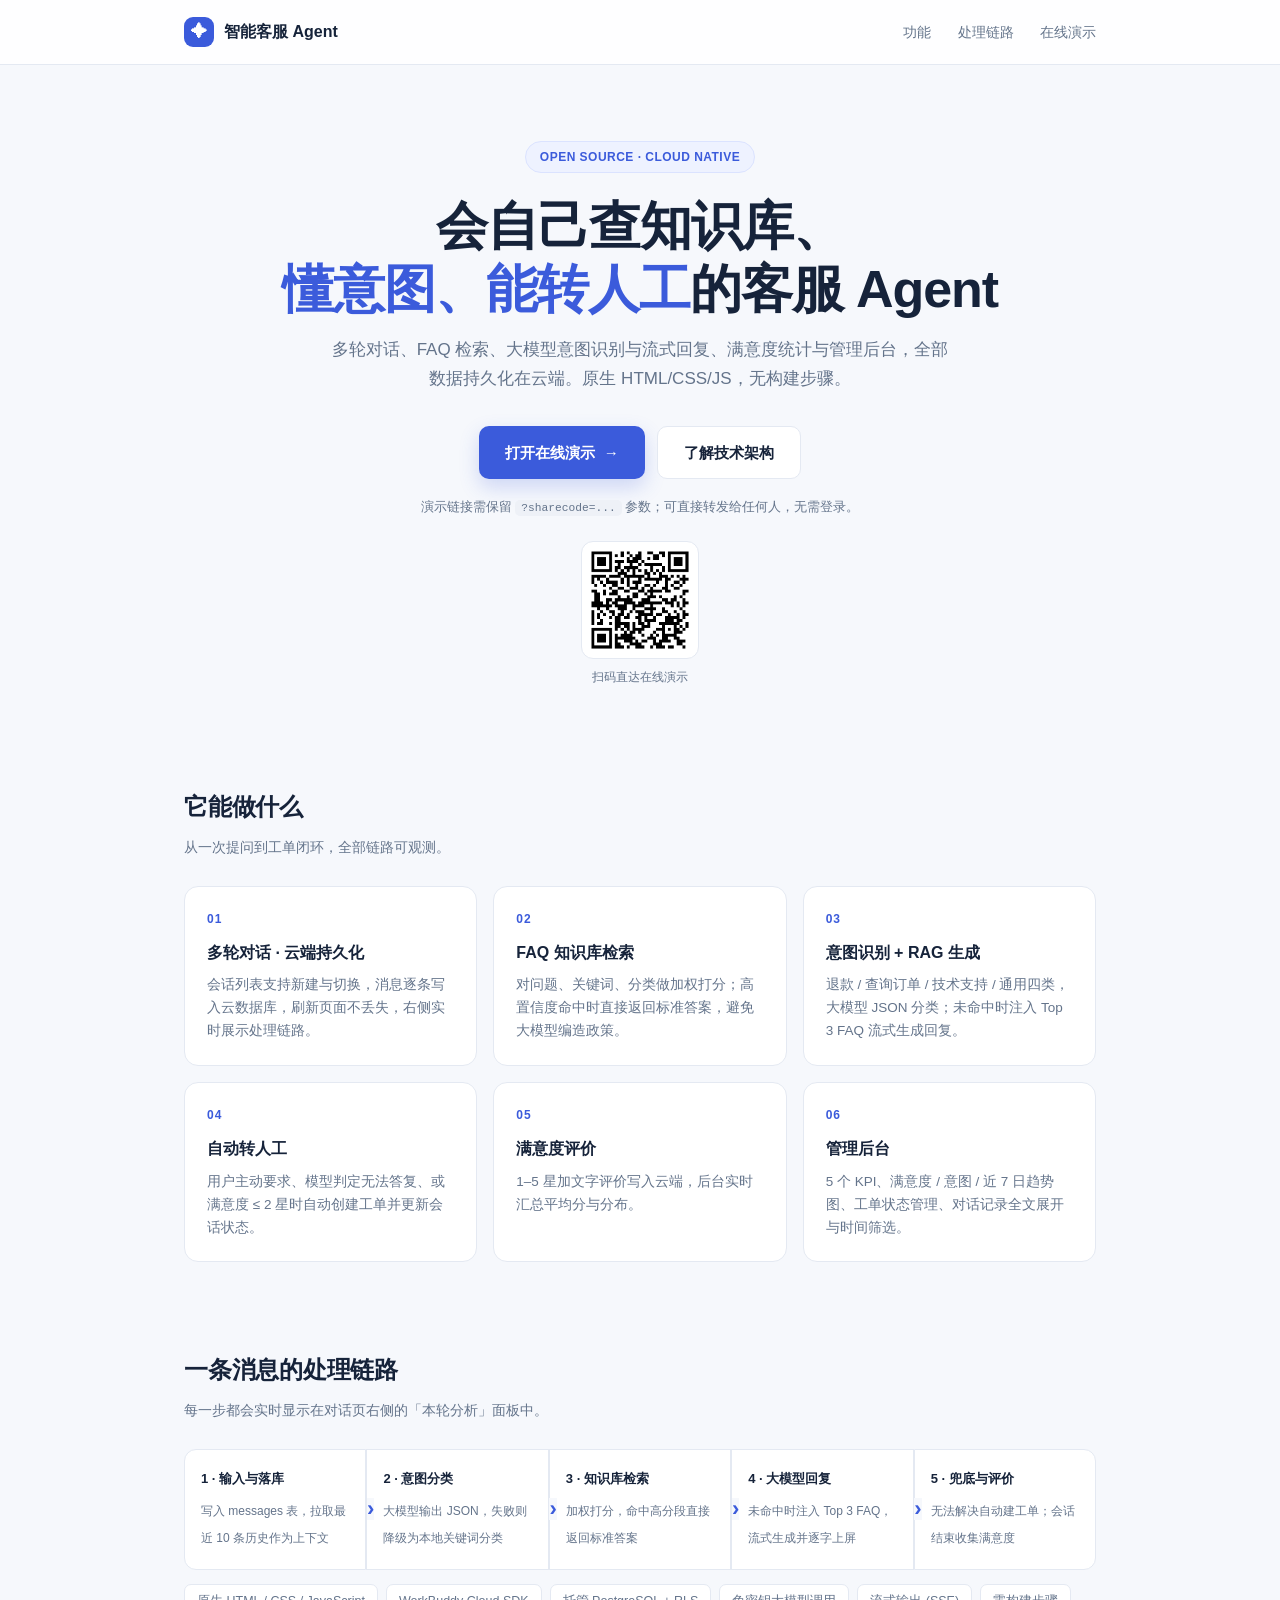
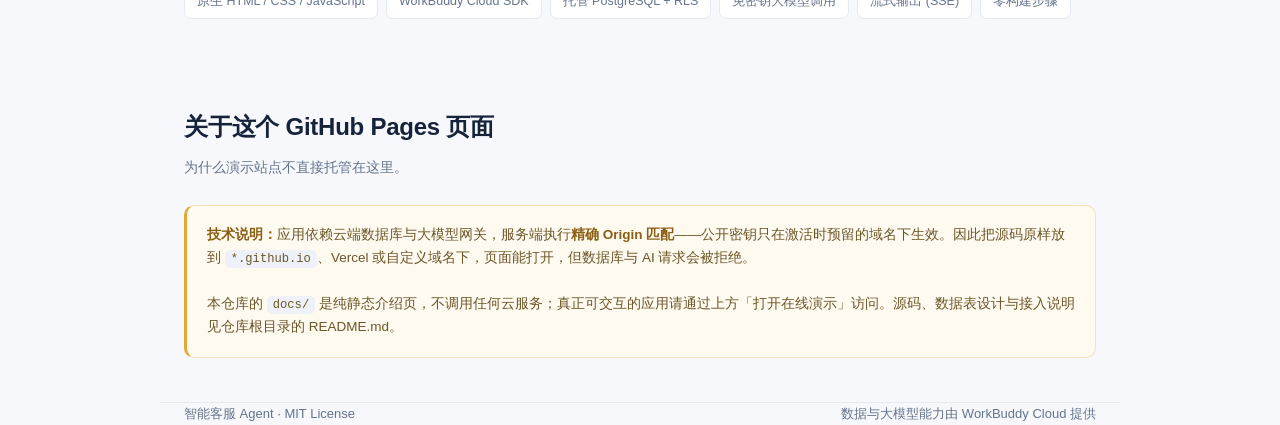
<file: docs/index.html>
<!DOCTYPE html>
<html lang="zh-CN">
<head>
<meta charset="UTF-8">
<meta name="viewport" content="width=device-width, initial-scale=1.0">
<title>智能客服 Agent · 项目介绍</title>
<style>
  :root{
    --bg:#f6f8fc; --card:#ffffff; --ink:#16233a; --muted:#64748b;
    --line:#e4e9f2; --brand:#3b5bdb; --brand-soft:#eef2ff; --accent:#0f9d8a;
  }
  *{box-sizing:border-box;margin:0;padding:0}
  body{background:var(--bg);color:var(--ink);font-family:-apple-system,BlinkMacSystemFont,"Segoe UI","PingFang SC","Microsoft YaHei",sans-serif;line-height:1.7;-webkit-font-smoothing:antialiased}
  .wrap{max-width:960px;margin:0 auto;padding:0 24px}
  header{border-bottom:1px solid var(--line);background:rgba(255,255,255,.85);backdrop-filter:blur(8px);position:sticky;top:0;z-index:10}
  .nav{display:flex;align-items:center;justify-content:space-between;height:64px}
  .brand{display:flex;align-items:center;gap:10px;font-weight:700;font-size:16px}
  .mark{width:30px;height:30px;border-radius:9px;background:var(--brand);color:#fff;display:grid;place-items:center;font-size:16px}
  .nav a{color:var(--muted);text-decoration:none;font-size:14px;margin-left:22px}
  .nav a:hover{color:var(--brand)}
  .hero{padding:76px 0 56px;text-align:center}
  .eyebrow{display:inline-block;background:var(--brand-soft);color:var(--brand);border:1px solid #dbe3ff;padding:5px 14px;border-radius:99px;font-size:12px;font-weight:600;letter-spacing:.04em}
  h1{font-size:clamp(32px,5.5vw,52px);line-height:1.2;margin:22px 0 16px;letter-spacing:-.02em}
  h1 span{color:var(--brand)}
  .lead{color:var(--muted);font-size:17px;max-width:620px;margin:0 auto 32px}
  .actions{display:flex;gap:12px;justify-content:center;flex-wrap:wrap}
  .btn{display:inline-flex;align-items:center;gap:8px;padding:13px 26px;border-radius:10px;font-size:15px;font-weight:600;text-decoration:none;transition:transform .15s,box-shadow .15s}
  .btn:hover{transform:translateY(-2px)}
  .btn-primary{background:var(--brand);color:#fff;box-shadow:0 8px 20px rgba(59,91,219,.22)}
  .btn-ghost{background:#fff;color:var(--ink);border:1px solid var(--line)}
  .hint{margin-top:18px;font-size:12.5px;color:var(--muted)}
  .qr{margin-top:22px;display:inline-flex;flex-direction:column;align-items:center;gap:8px}
  .qr img{width:118px;height:118px;border-radius:12px;border:1px solid var(--line);background:#fff;padding:6px}
  .qr span{font-size:12px;color:var(--muted)}
  code{background:#eef1f7;padding:2px 6px;border-radius:5px;font-size:.9em}
  section{padding:44px 0}
  h2{font-size:24px;margin-bottom:8px;letter-spacing:-.01em}
  .sub{color:var(--muted);font-size:14px;margin-bottom:26px}
  .grid{display:grid;grid-template-columns:repeat(auto-fit,minmax(250px,1fr));gap:16px}
  .card{background:var(--card);border:1px solid var(--line);border-radius:14px;padding:22px}
  .card .num{font-size:12px;font-weight:700;color:var(--brand);letter-spacing:.08em}
  .card h3{font-size:16px;margin:10px 0 8px}
  .card p{font-size:13.5px;color:var(--muted)}
  .flow{display:flex;align-items:stretch;gap:0;flex-wrap:wrap;margin-top:8px}
  .step{flex:1;min-width:150px;background:var(--card);border:1px solid var(--line);padding:18px 16px;position:relative}
  .step:first-child{border-radius:12px 0 0 12px}
  .step:last-child{border-radius:0 12px 12px 0}
  .step b{display:block;font-size:13px;margin-bottom:6px}
  .step small{color:var(--muted);font-size:12px;line-height:1.5}
  .step::after{content:"›";position:absolute;right:-9px;top:50%;transform:translateY(-50%);color:var(--brand);font-size:22px;font-weight:700;z-index:2;background:var(--bg);line-height:1}
  .step:last-child::after{display:none}
  .tags{display:flex;flex-wrap:wrap;gap:8px;margin-top:14px}
  .tag{background:#fff;border:1px solid var(--line);border-radius:7px;padding:6px 12px;font-size:12.5px;color:var(--muted)}
  .note{background:#fffaf0;border:1px solid #f3e2bd;border-left:3px solid #e0a83a;border-radius:10px;padding:18px 20px;font-size:13.5px;color:#6b5628}
  .note b{color:#8a5f14}
  .note a{color:var(--brand)}
  footer{border-top:1px solid var(--line);padding:28px 0 44px;color:var(--muted);font-size:13px;display:flex;justify-content:space-between;flex-wrap:wrap;gap:10px}
  @media(max-width:640px){.step{border-radius:10px!important;min-width:100%}.step::after{content:"⌄";right:auto;left:50%;top:auto;bottom:-14px;transform:translateX(-50%)}.step:last-child::after{display:none}.hero{padding:52px 0 36px}}
</style>
</head>
<body>

<header>
  <div class="wrap nav">
    <div class="brand"><span class="mark">✦</span> 智能客服 Agent</div>
    <div>
      <a href="#features">功能</a>
      <a href="#flow">处理链路</a>
      <a href="https://smart-support-agent-26228.app.workbuddy.host/?sharecode=WRNQK76XET">在线演示</a>
    </div>
  </div>
</header>

<div class="wrap">

  <div class="hero">
    <span class="eyebrow">OPEN SOURCE · CLOUD NATIVE</span>
    <h1>会自己查知识库、<br><span>懂意图、能转人工</span>的客服 Agent</h1>
    <p class="lead">多轮对话、FAQ 检索、大模型意图识别与流式回复、满意度统计与管理后台，全部数据持久化在云端。原生 HTML/CSS/JS，无构建步骤。</p>
    <div class="actions">
      <a class="btn btn-primary" href="https://smart-support-agent-26228.app.workbuddy.host/?sharecode=WRNQK76XET">打开在线演示 &nbsp;→</a>
      <a class="btn btn-ghost" href="#about">了解技术架构</a>
    </div>
    <p class="hint">演示链接需保留 <code>?sharecode=...</code> 参数；可直接转发给任何人，无需登录。</p>
    <div class="qr">
      <img src="qrcode.png" alt="在线演示二维码" width="118" height="118">
      <span>扫码直达在线演示</span>
    </div>
  </div>

  <section id="features">
    <h2>它能做什么</h2>
    <p class="sub">从一次提问到工单闭环，全部链路可观测。</p>
    <div class="grid">
      <div class="card"><div class="num">01</div><h3>多轮对话 · 云端持久化</h3><p>会话列表支持新建与切换，消息逐条写入云数据库，刷新页面不丢失，右侧实时展示处理链路。</p></div>
      <div class="card"><div class="num">02</div><h3>FAQ 知识库检索</h3><p>对问题、关键词、分类做加权打分；高置信度命中时直接返回标准答案，避免大模型编造政策。</p></div>
      <div class="card"><div class="num">03</div><h3>意图识别 + RAG 生成</h3><p>退款 / 查询订单 / 技术支持 / 通用四类，大模型 JSON 分类；未命中时注入 Top 3 FAQ 流式生成回复。</p></div>
      <div class="card"><div class="num">04</div><h3>自动转人工</h3><p>用户主动要求、模型判定无法答复、或满意度 ≤ 2 星时自动创建工单并更新会话状态。</p></div>
      <div class="card"><div class="num">05</div><h3>满意度评价</h3><p>1–5 星加文字评价写入云端，后台实时汇总平均分与分布。</p></div>
      <div class="card"><div class="num">06</div><h3>管理后台</h3><p>5 个 KPI、满意度 / 意图 / 近 7 日趋势图、工单状态管理、对话记录全文展开与时间筛选。</p></div>
    </div>
  </section>

  <section id="flow">
    <h2>一条消息的处理链路</h2>
    <p class="sub">每一步都会实时显示在对话页右侧的「本轮分析」面板中。</p>
    <div class="flow">
      <div class="step"><b>1 · 输入与落库</b><small>写入 messages 表，拉取最近 10 条历史作为上下文</small></div>
      <div class="step"><b>2 · 意图分类</b><small>大模型输出 JSON，失败则降级为本地关键词分类</small></div>
      <div class="step"><b>3 · 知识库检索</b><small>加权打分，命中高分段直接返回标准答案</small></div>
      <div class="step"><b>4 · 大模型回复</b><small>未命中时注入 Top 3 FAQ，流式生成并逐字上屏</small></div>
      <div class="step"><b>5 · 兜底与评价</b><small>无法解决自动建工单；会话结束收集满意度</small></div>
    </div>
    <div class="tags">
      <span class="tag">原生 HTML / CSS / JavaScript</span>
      <span class="tag">WorkBuddy Cloud SDK</span>
      <span class="tag">托管 PostgreSQL + RLS</span>
      <span class="tag">免密钥大模型调用</span>
      <span class="tag">流式输出 (SSE)</span>
      <span class="tag">零构建步骤</span>
    </div>
  </section>

  <section id="about">
    <h2>关于这个 GitHub Pages 页面</h2>
    <p class="sub">为什么演示站点不直接托管在这里。</p>
    <div class="note">
      <b>技术说明：</b>应用依赖云端数据库与大模型网关，服务端执行<b>精确 Origin 匹配</b>——公开密钥只在激活时预留的域名下生效。因此把源码原样放到 <code>*.github.io</code>、Vercel 或自定义域名下，页面能打开，但数据库与 AI 请求会被拒绝。<br><br>
      本仓库的 <code>docs/</code> 是纯静态介绍页，不调用任何云服务；真正可交互的应用请通过上方「打开在线演示」访问。源码、数据表设计与接入说明见仓库根目录的 README.md。
    </div>
  </section>

</div>

<footer class="wrap">
  <span>智能客服 Agent · MIT License</span>
  <span>数据与大模型能力由 WorkBuddy Cloud 提供</span>
</footer>

</body>
</html>
</file>
